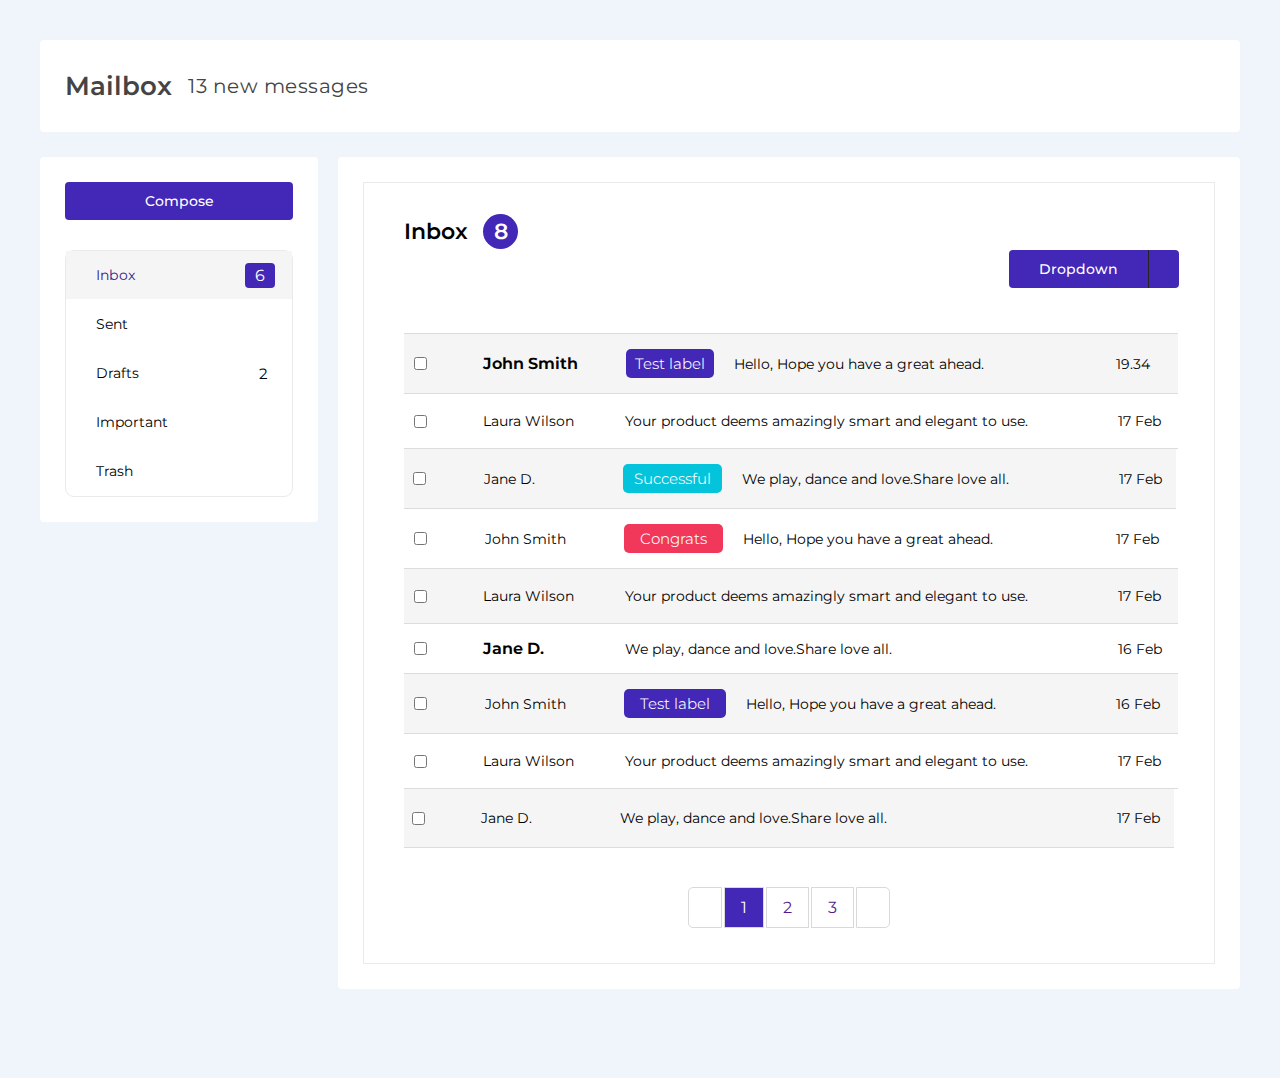
<file: devmix/index.html>
<!DOCTYPE html>
<html lang="en">
  <head>
    <meta charset="UTF-8" />
    <meta http-equiv="X-UA-Compatible" content="IE=edge" />
    <meta name="viewport" content="width=device-width, initial-scale=1.0" />
    <title>Devmix</title>
    <link rel="stylesheet" href="style.css" />

    <link
      rel="stylesheet"
      href="https://cdnjs.cloudflare.com/ajax/libs/font-awesome/6.4.0/css/all.min.css"
      integrity="sha512-iecdLmaskl7CVkqkXNQ/ZH/XLlvWZOJyj7Yy7tcenmpD1ypASozpmT/E0iPtmFIB46ZmdtAc9eNBvH0H/ZpiBw=="
      crossorigin="anonymous"
      referrerpolicy="no-referrer"
    />
    <!-- <link rel="preconnect" href="https://fonts.googleapis.com" /> -->
    <!-- <link rel="preconnect" href="https://fonts.gstatic.com" crossorigin /> -->
    <!-- <link
      href="https://fonts.googleapis.com/css2?family=Montserrat&display=swap"
      rel="stylesheet"
    /> -->

    <link rel="preconnect" href="https://fonts.googleapis.com" />
    <link rel="preconnect" href="https://fonts.gstatic.com" crossorigin />
    <link
      href="https://fonts.googleapis.com/css2?family=Montserrat:wght@100;200;300;400;500;600;700;800;900&display=swap"
      rel="stylesheet"
    />
  </head>
  <body>
    <div class="container">
      <div class="headbox">
        <div class="mailbox"><p>Mailbox</p></div>
        <div class="mailbox1"><p>13 new messages</p></div>
      </div>
      <div class="bottombox">
        <div class="menu">
          <div class="compose"><p>Compose</p></div>
          <div class="mail-table">
            <ul>
              <li class="lis1">
                <i id="icon-inbox" class="fa-solid fa-inbox"></i>
                <p class="icon1">Inbox</p>
                <div class="six"><h5>6</h5></div>
              </li>
              <li>
                <i class="fa-regular fa-paper-plane"></i>
                <p class="icon">Sent</p>
              </li>
              <li>
                <i class="fa-solid fa-pen-ruler"></i>
                <p class="icon">Drafts</p>
                <div class="two"><h5>2</h5></div>
              </li>
              <li>
                <i class="fa-regular fa-star"></i>
                <p class="icon">Important</p>
              </li>
              <li>
                <i class="fa-regular fa-trash-can"></i>
                <p class="icon">Trash</p>
              </li>
            </ul>
          </div>
        </div>

        <div class="right-box">
          <div class="edge">
            <div class="main-box">
              <div class="inbox">
                <p>Inbox</p>
                <div class="num">8</div>
              </div>
              <div class="dropdown">
                <p>Dropdown</p>
                <div class="dd">
                  <i class="fa-solid fa-angle-down"></i>
                </div>
              </div>

              <div class="condent">
                <input type="checkbox" class="check" />
                <i
                  class="fa-regular fa-star fa-sm"
                  style="color: #080808"
                  id="star1"
                ></i>
                <p>John Smith</p>
                <div class="lab">
                  <p>Test label</p>
                </div>
                <h6>Hello, Hope you have a great ahead.</h6>
                <h5>19.34</h5>
              </div>

              <div class="condent1 c">
                <input type="checkbox" class="check" />
                <!-- <i class="fa-regular fa-star fa-sm" style="color: #080808;" id="star1"></i> -->
                <i
                  class="fa-solid fa-star fa-sm"
                  style="color: #f4ee4e"
                  id="star1"
                ></i>
                <p>Laura Wilson</p>

                <h6>Your product deems amazingly smart and elegant to use.</h6>
                <h5>17 Feb</h5>
              </div>

              <div class="condent2">
                <input type="checkbox" class="check" />
                <i
                  class="fa-regular fa-star fa-sm"
                  style="color: #080808"
                  id="star1"
                ></i>
                <p
                  style="
                    padding-left: 10px;
                    margin-right: 48px;
                    margin-left: 0px;
                  "
                >
                  Jane D.
                </p>
                <div class="lab" id="Successful">
                  <p>Successful</p>
                </div>
                <h6>We play, dance and love.Share love all.</h6>
                <h5>17 Feb</h5>
              </div>

              <div class="condent3 c">
                <input type="checkbox" class="check" />
                <i
                  class="fa-regular fa-star fa-sm"
                  style="color: #080808"
                  id="star1"
                ></i>
                <p
                  style="
                    padding-left: 10px;
                    margin-right: 18px;
                    margin-left: 0px;
                  "
                >
                  John Smith
                </p>
                <div class="lab" id="cong">
                  <p>Congrats</p>
                </div>
                <h6>Hello, Hope you have a great ahead.</h6>
                <h5>17 Feb</h5>
              </div>

              <div class="condent4">
                <input type="checkbox" class="check" />
                <!-- <i class="fa-regular fa-star fa-sm" style="color: #080808;" id="star1"></i> -->
                <i
                  class="fa-solid fa-star fa-sm"
                  style="color: #f4ee4e"
                  id="star1"
                ></i>
                <p>Laura Wilson</p>

                <h6>Your product deems amazingly smart and elegant to use.</h6>
                <h5>17 Feb</h5>
              </div>

              <div class="condent5 c">
                <input type="checkbox" class="check" />
                <i
                  class="fa-regular fa-star fa-sm"
                  style="color: #080808"
                  id="star1"
                ></i>
                <p>Jane D.</p>
                <h6>We play, dance and love.Share love all.</h6>
                <h5>16 Feb</h5>
              </div>

              <div class="condent6">
                <input type="checkbox" class="check" />
                <i
                  class="fa-regular fa-star fa-sm"
                  style="color: #080808"
                  id="star1"
                ></i>
                <p
                  style="
                    padding-left: 10px;
                    margin-right: 18px;
                    margin-left: 0px;
                  "
                >
                  John Smith
                </p>
                <div class="lab">
                  <p>Test label</p>
                </div>
                <h6>Hello, Hope you have a great ahead.</h6>
                <h5>16 Feb</h5>
              </div>

              <div class="condent1 c">
                <input type="checkbox" class="check" />
                <!-- <i class="fa-regular fa-star fa-sm" style="color: #080808;" id="star1"></i> -->
                <i
                  class="fa-solid fa-star fa-sm"
                  style="color: #f4ee4e"
                  id="star1"
                ></i>
                <p>Laura Wilson</p>

                <h6>Your product deems amazingly smart and elegant to use.</h6>
                <h5>17 Feb</h5>
              </div>

              <div class="condent7">
                <input type="checkbox" class="check" />
                <i
                  class="fa-regular fa-star fa-sm"
                  style="color: #080808"
                  id="star1"
                ></i>
                <p>Jane D.</p>
                <h6>We play, dance and love.Share love all.</h6>
                <h5>17 Feb</h5>
              </div>

              <div class="pagination">
                <div class="box5 b1">
                  <a href=""><i class="fa-solid fa-less-than"></i></a>
                </div>
                <div class="box5 b2 active" id="active"><a href="">1</a></div>
                <div class="box5 b3"><a href="">2</a></div>
                <div class="box5 b4"><a href="">3</a></div>
                <div class="box5 b5">
                  <a href=""><i class="fa-solid fa-greater-than"></i></a>
                </div>
              </div>
            </div>
          </div>
        </div>
      </div>
    </div>
  </body>
</html>
</file>
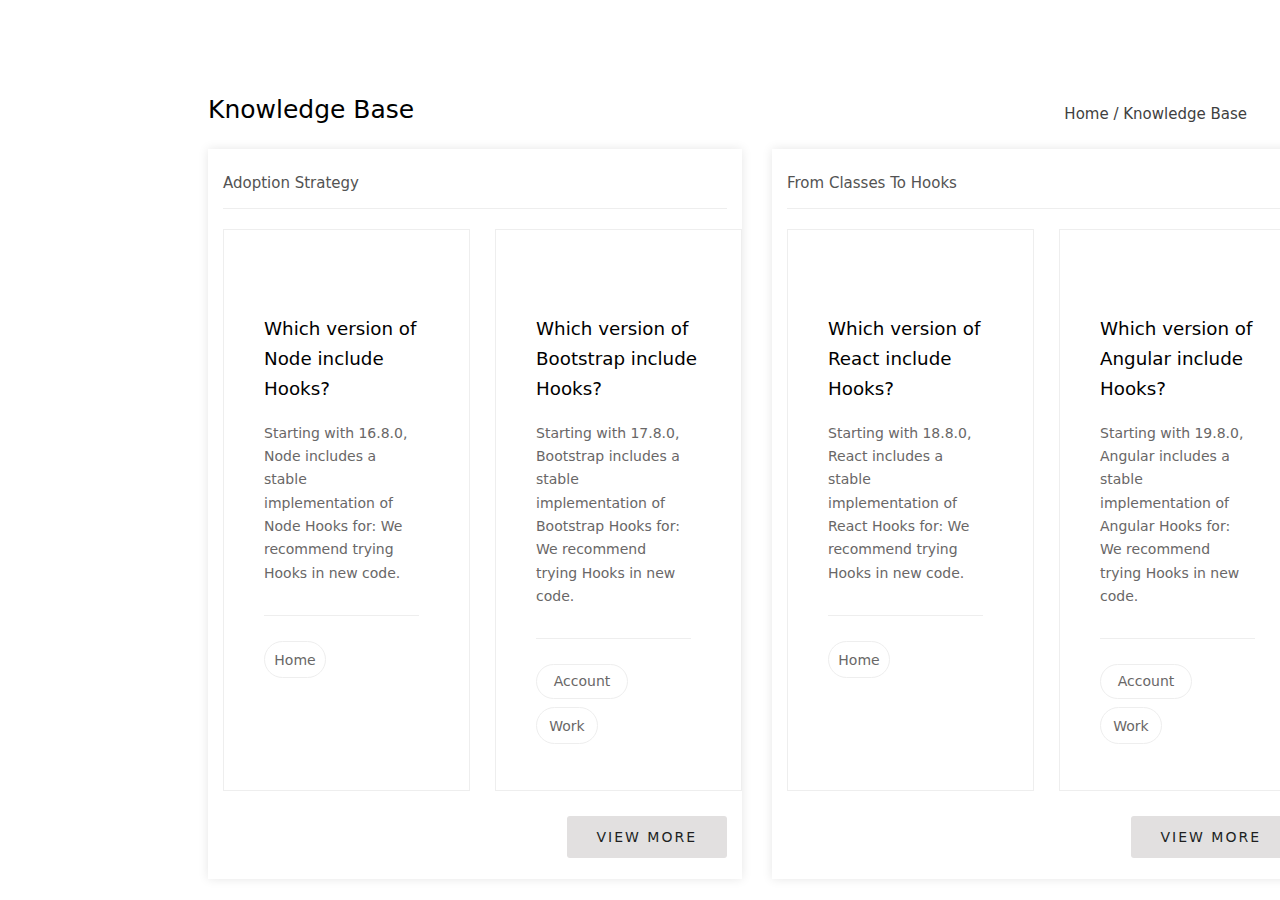
<file: Hooks/index.html>
<!DOCTYPE html>
<html lang="en">

<head>
    <meta charset="UTF-8">
    <meta http-equiv="X-UA-Compatible" content="IE=edge">
    <meta name="viewport" content="width=device-width, initial-scale=1.0">
    <link rel="stylesheet" href="style.css" />
    <link rel="stylesheet" href="https://cdnjs.cloudflare.com/ajax/libs/font-awesome/6.4.0/css/all.min.css"
        integrity="sha512-iecdLmaskl7CVkqkXNQ/ZH/XLlvWZOJyj7Yy7tcenmpD1ypASozpmT/E0iPtmFIB46ZmdtAc9eNBvH0H/ZpiBw=="
        crossorigin="anonymous" referrerpolicy="no-referrer" />
    <title>Hooks</title>
</head>
<body>
<header>
    <div class="header-left">
        <p> Knowledge Base</p>
    </div>
    <div class="header-right">
        <p> Home / Knowledge Base</p>
    </div>
</header>
<div class="content">
    <div class="Box">
        <h4 class="box-heading"> Adoption Strategy</h4>
        <div class="main">
            <div class="box1 ic">
                <i class="fa-brands fa-node" style="color: rgb(38, 148, 38);"></i>
                <div class="head1">
                    <p> Which version of <br>Node include <br>Hooks?</p>
                </div>
                <div class="line1">
                    <p> Starting with 16.8.0, Node includes a stable implementation of Node Hooks for: We recommend
                        trying Hooks in new code.</p>
                </div>
                <div class="btn"> Home</div>
            </div>
            <div class="box2 ic">
                <i class="fa-brands fa-bootstrap" style="color: rgb(57, 57, 182);"></i>
                <div class="head1">
                    <p> Which version of <br>Bootstrap include <br>Hooks?</p>
                </div>
                <div class="line1">
                    <p> Starting with 17.8.0, Bootstrap includes a stable implementation of Bootstrap Hooks for: We
                        recommend
                        trying Hooks in new code.</p>
                </div>
                <div class="btn1"> Account</div>
                <div class="btn"> Work</div>
            </div>
        </div>
        <div class="view">
            <div class="viewname" id="viewname1">
                <p>VIEW MORE</p>
                <span id="arrow"><i  class="fa-solid fa-arrow-right"></i></span>
            </div>
        </div>
        <!-- <div class="click"> -->
            <!-- <div class="click1"> 
                <p> VIEW MORE</p> <i class="fa-solid fa-right-long"
                style="color: rgb(34, 33, 33); font-size: 15px;margin-left: -80px; margin-top: -37px;"></i>
            </div>
        </div> -->
    </div>
    <div class="Table">
        <h4 class="table-heading"> From Classes To Hooks</h4>
        <div class="main2">
            <div class="Table1 ic">
                <i class="fa-brands fa-react" style="color: skyblue;"></i>
                <div class="head1">
                    <p> Which version of <br>React include <br>Hooks?</p>
                </div>
                <div class="line1">
                    <p> Starting with 18.8.0, React includes a stable implementation of React Hooks for: We recommend
                        trying Hooks in new code.</p>
                </div>
                <div class="btn"> Home</div>
            </div>
            <div class="Table2 ic">
                <i class="fa-brands fa-angular" style="color: rgb(172, 20, 20);"></i>
                <div class="head1">
                    <p> Which version of <br>Angular include <br>Hooks?</p>
                </div>
                <div class="line1">
                    <p> Starting with 19.8.0, Angular includes a stable implementation of Angular Hooks for: We
                        recommend
                        trying Hooks in new code.</p>
                </div>
                <div class="btn1"> Account</div>
                <div class="btn"> Work</div>
            </div>
        </div>

        <div class="view1">
            <div class="viewname1" id="viewname2">
                <p>VIEW MORE</p>
                <span id="arrow"><i  class="fa-solid fa-arrow-right"></i></span>
            </div>
        </div>
            <!-- <div class="btn-click">
                <div class="btn-click1"> 
                    <p> VIEW MORE</p> <i class="fa-solid fa-right-long"
                    style="color: rgb(34, 33, 33); font-size: 15px;margin-left: -80px; margin-top: -37px;"></i>
                </div>
            </div> -->
    </div>
  </div>
</body>

</html>
</file>
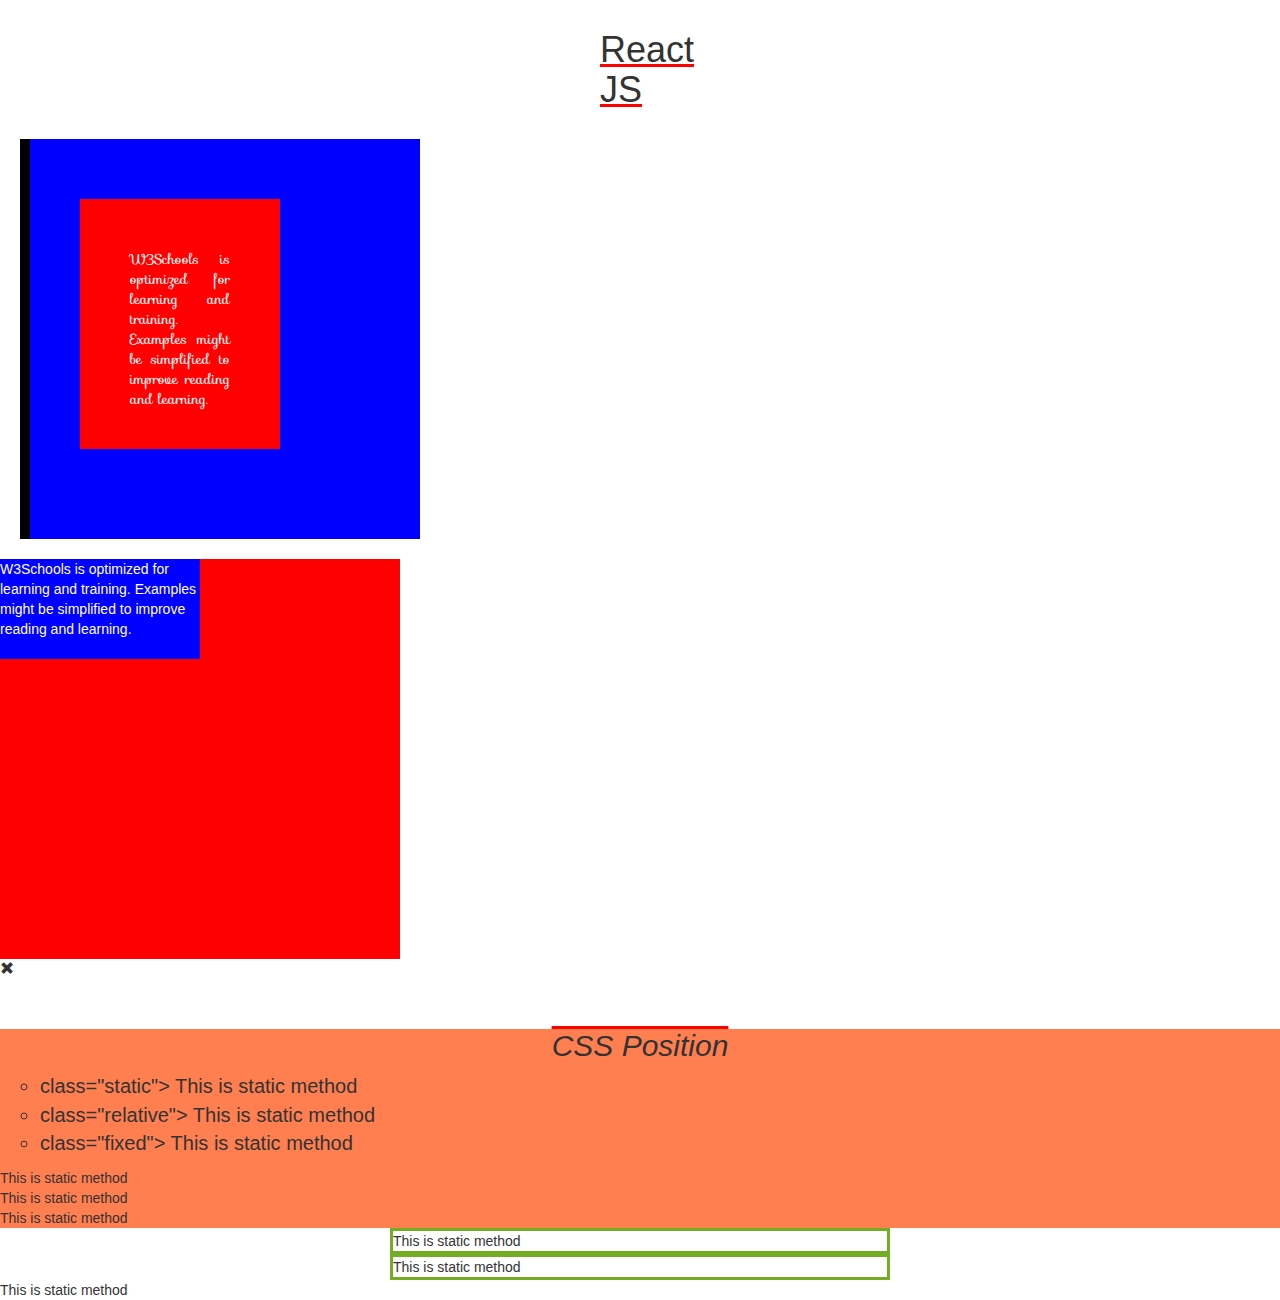
<file: js/index.html>
<!DOCTYPE html>
<html lang="en">
  <head>
    <meta charset="UTF-8" />
    <meta http-equiv="X-UA-Compatible" content="IE=edge" />
    <meta name="viewport" content="width=device-width, initial-scale=1.0" />
    <title>Project</title>
    <link rel="stylesheet" href="style.css"/>
    <link rel="stylesheet" href="https://fonts.googleapis.com/css?family=Sofia">
    <link rel="stylesheet" href="https://maxcdn.bootstrapcdn.com/bootstrap/3.3.7/css/bootstrap.min.css">
  </head>
  <body>
    <h1>React JS</h1>
    <script src="index.js"></script>

    <!-- <div class="main"> -->
    <div class="box">
      <div class="para">
        <p>
          W3Schools is optimized for learning and training. Examples might be
          simplified to improve reading and learning.
        </p>
      </div>
    </div>
    <div class="box1">
      <div class="para1">
        <p>
          W3Schools is optimized for learning and training. Examples might be
          simplified to improve reading and learning.
        </p>
      </div>
    </div>
    <!-- </div> -->
    <i class="glyphicon glyphicon-remove"></i>
    <div style="margin-top: 50px;" class="links">
<h2>CSS Position</h1>
  <ul>
    <li>  class="static"> This is static method</li>
    <li>  class="relative"> This is static method</li>
    <li>  class="fixed"> This is static method</li></ul>
  <div class="relative"> This is static method</div>
  <div class="absolute"> This is static method</div>
  <div class="sticky"> This is static method</div>
    </div>
    <div class="ex1"> This is static method</div>
    <div class="ex2"> This is static method</div>
    <div class="fixed"> This is static method</div>
  </body>
</html>
</file>
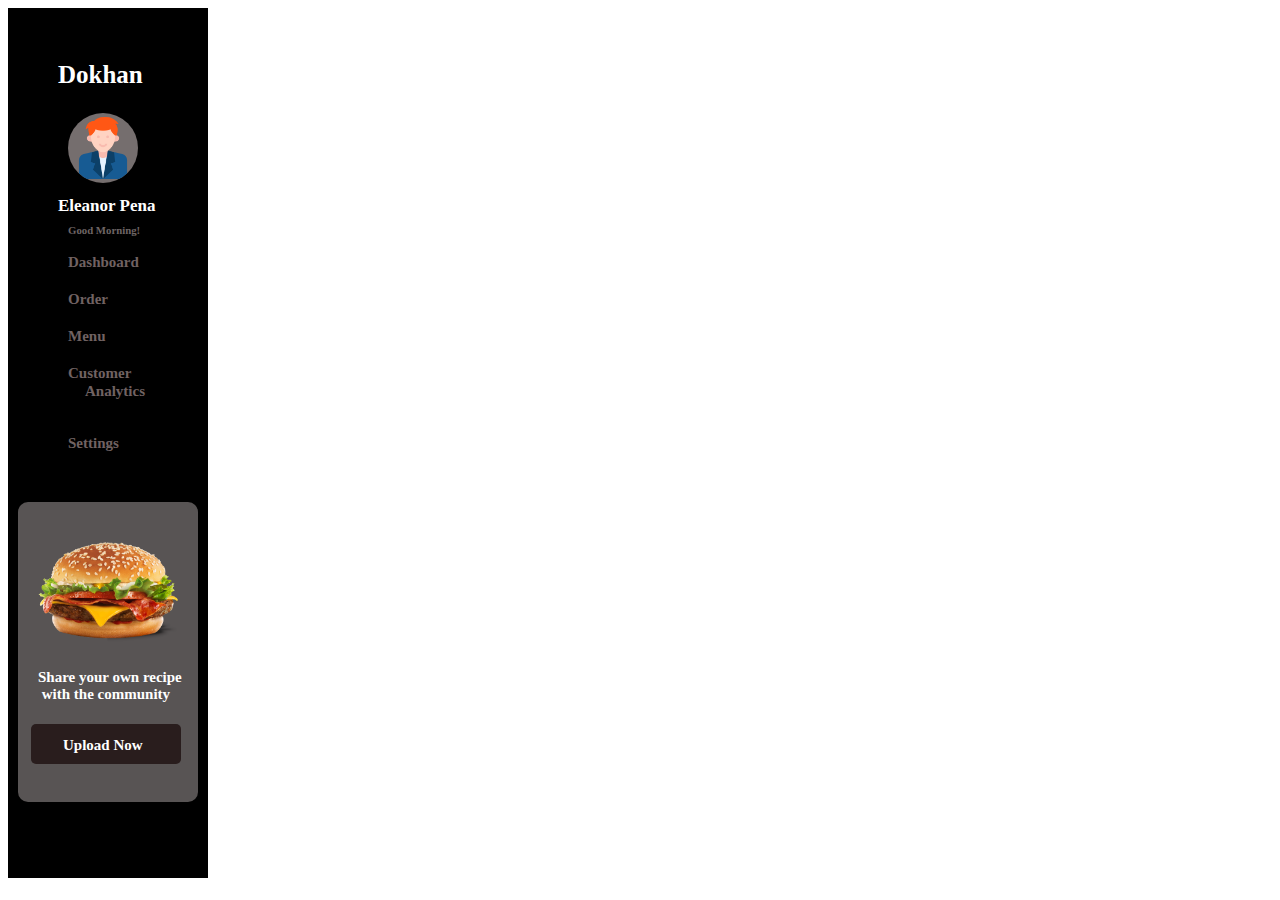
<file: js/dokhan.html>
<!DOCTYPE html>
<html lang="en">

<head>
    <meta charset="UTF-8">
    <meta http-equiv="X-UA-Compatible" content="IE=edge">
    <meta name="viewport" content="width=device-width, initial-scale=1.0">
    <link rel="stylesheet" href="dokhan.css" />
    <link rel="stylesheet" href="https://cdnjs.cloudflare.com/ajax/libs/font-awesome/6.4.0/css/all.min.css"
        integrity="sha512-iecdLmaskl7CVkqkXNQ/ZH/XLlvWZOJyj7Yy7tcenmpD1ypASozpmT/E0iPtmFIB46ZmdtAc9eNBvH0H/ZpiBw=="
        crossorigin="anonymous" referrerpolicy="no-referrer" />
    <title> Dokhan</title>
</head>

<body>
    <div class="header1">
        <div class="name">
            <h4> Dokhan</h4>
            <div class="pro"> <img src="profile.png" alt="akash"></div>
            <!-- <img src="profile.png" alt="akash"> -->
            <div class="subName">
                <h4> Eleanor Pena</h4>
            </div>
            <div class="gm">
                <h5> Good Morning!</h5>
            </div>

            <div class="dash">
                <div class="dash1"> <i class="fa-solid fa-table-columns"></i></div>
                <div class="dash2"> Dashboard</div>
                <!-- <div class="dash3"> <i class="fa-solid fa-arrow-down"></i></div> -->
            </div>

            <div class="order">
                <div class="order1"> <i class="fa-solid fa-bell"></i></div>
                <div class="order2"> Order</div>
                <div class="order3"> <i class="fa-solid fa-chevron-down"></i></div>
            </div>

            <div class="menu">
                <div class="menu1"> <i class="fa-solid fa-bars"></i></div>
                <div class="menu2"> Menu</div>
                <div class="menu3"> <i class="fa-solid fa-chevron-down"></i></div>
            </div>

            <div class="cust">
                <div class="cust1"> <i class="fa-regular fa-user"></i></div>
                <div class="cust2"> Customer</div>
                <div class="cust3"> <i class="fa-solid fa-chevron-down"></i></div>
            </div>

            <div class="anal">
                <div class="anal1"> <i class="fa-solid fa-chart-simple"></i>
                    <p> Analytics</p>
                </div>
                <!-- <div class="anal2"> <p>Analytics</p></div> -->
                <!-- <div class="cust3"> <i class="fa-solid fa-chevron-down"></i></div> -->
            </div>

            <div class="set">
                <div class="set1"> <i class="fa-solid fa-gear"></i></div>
                <div class="set2"> Settings</div>
                <!-- <div class="cust3"> <i class="fa-solid fa-chevron-down"></i></div> -->
            </div>

            <div class="box">
                <div class="bug"> <img src="62.png" alt="man"></div>
                <p class="bug1"> Share your own recipe <br>
                &nbsp;with the community
                </p>
                <div class="btn">
                    <p> Upload Now</p>
                </div>
            </div>
        </div>
</body>

</html>
</file>
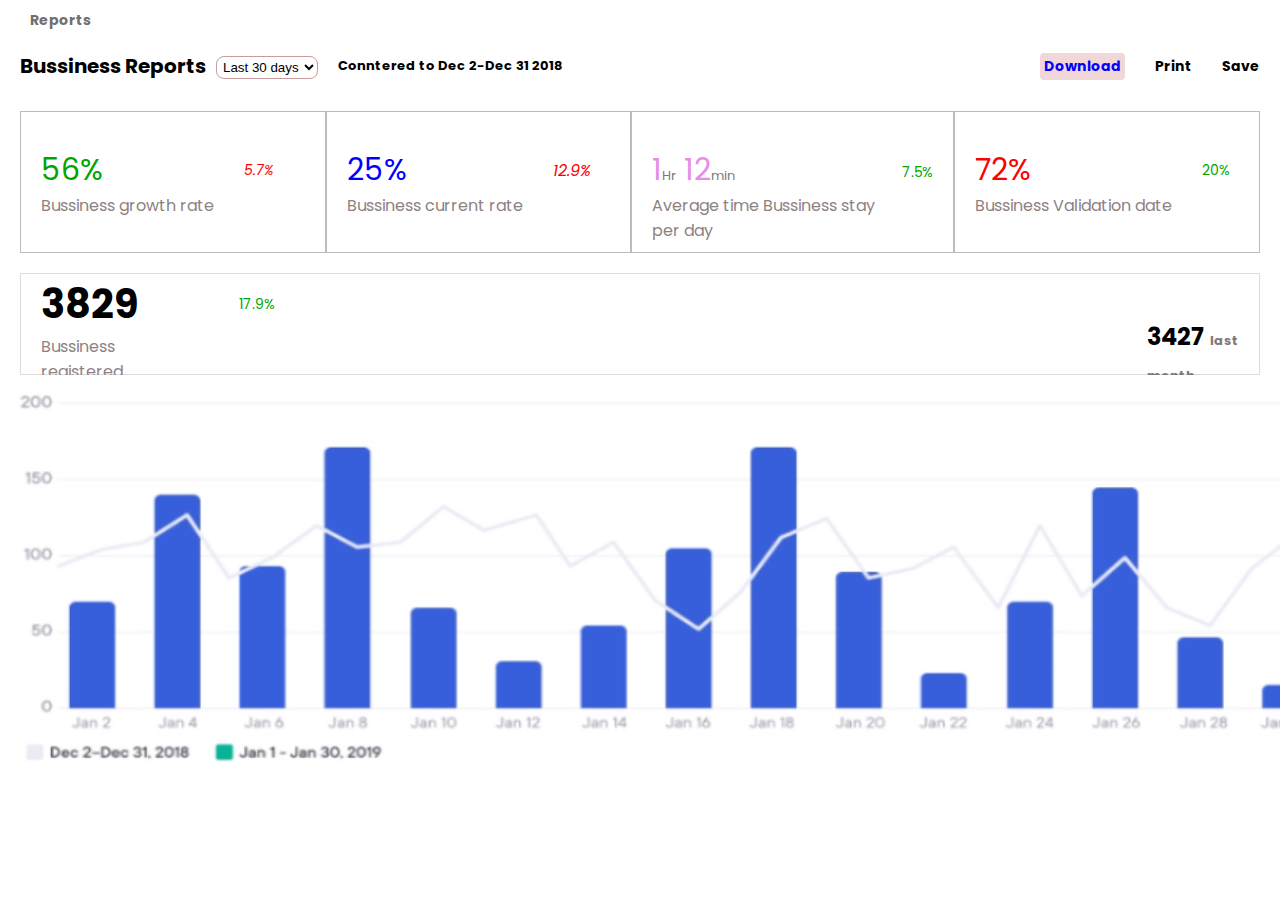
<file: js/home.html>
<!DOCTYPE html>
<html lang="en">
  <head>
    <meta charset="UTF-8" />
    <meta http-equiv="X-UA-Compatible" content="IE=edge" />
    <meta name="viewport" content="width=device-width, initial-scale=1.0" />
    <link rel="stylesheet" href="home.css" />
    <!-- <link rel="stylesheet" href="https://maxcdn.bootstrapcdn.com/bootstrap/3.3.7/css/bootstrap.min.css">
    <svg xmlns="http://www.w3.org/2000/svg" width="16" height="16" fill="currentColor" class="bi bi-arrow-left" viewBox="0 0 16 16">
      <path fill-rule="evenodd" d="M15 8a.5.5 0 0 0-.5-.5H2.707l3.147-3.146a.5.5 0 1 0-.708-.708l-4 4a.5.5 0 0 0 0 .708l4 4a.5.5 0 0 0 .708-.708L2.707 8.5H14.5A.5.5 0 0 0 15 8z"/>
    </svg> -->
    <!-- <link
      rel="stylesheet"
      href="https://fonts.googleapis.com/css2?family=Material+Symbols+Outlined:opsz,wght,FILL,GRAD@20..48,100..700,0..1,-50..200"
    /> -->
    <link
      rel="stylesheet"
      href="https://cdnjs.cloudflare.com/ajax/libs/font-awesome/6.4.0/css/all.min.css"
      integrity="sha512-iecdLmaskl7CVkqkXNQ/ZH/XLlvWZOJyj7Yy7tcenmpD1ypASozpmT/E0iPtmFIB46ZmdtAc9eNBvH0H/ZpiBw=="
      crossorigin="anonymous"
      referrerpolicy="no-referrer"
    />
    <title>Bussiness</title>
  </head>
  <body>
    <div class="NavBar">
      <div class="Arrow"><i class="fa-solid fa-arrow-left"></i></div>
      <div class="Report"><h5>Reports</h5></div>
    </div>

    <div class="Header">
      <div class="HeaderLeft">
        <div class="HeaderLeft1"><h4>Bussiness Reports</h4></div>
        <div class="HeaderLeft2">
          <!-- <div class="ArrowName"> Last 30 days</div>
          <div class="ArrowDown"><i class="fa-solid fa-angle-down"></i></div> -->
          <select id="ArrowName">
            <option value="ArrowName">Last 30 days</option>
          </select>
        </div>
        <div class="HeaderLeft3"><h4>Conntered to Dec 2-Dec 31 2018</h4></div>
      </div>
      <div class="HeaderRight">
        <div class="Download">
          <div class="Download1">
            <i class="fa-solid fa-arrow-down"> </i> Download
          </div>
          <!-- <div class="Download2">Download</div> -->
        </div>
        <div class="Print">
          <div class="Print1"><i class="fa-solid fa-print"> </i> Print</div>
          <!-- <div class="Print2">Print</div> -->
        </div>
        <div class="Save">
          <div class="Save1"><i class="fa-solid fa-floppy-disk"> </i> Save</div>
          <!-- <div class="Save2">Save</i> -->
        </div>
      </div>
    </div>

    <div class="Box">
      <div class="Box1 box1">
        <div class="Percentage">
          <div class="Percentage3">56%</div>
          <div class="Percentage2">Bussiness growth rate</div>
        </div>
        <div class="Percentage1">
          <i class="fa-solid fa-arrow-down"> 5.7%</i>
        </div>
      </div>
      <div class="Box2 box1">
        <div class="Icon">
          <div class="Icon3">25%</div>
          <div class="Icon2">Bussiness current rate</div>
        </div>
        <div class="Icon1"><i class="fa-solid fa-arrow-down"> 12.9%</i></div>
      </div>

      <div class="Box3 box1">
        <div class="value">
            <div class="value3">1<span>Hr</span> 12<span>min</span></div>
          <div class="value2">Average time Bussiness stay per day</div>
        </div>
        <div class="value1"><i class="fa-solid fa-arrow-up"></i>7.5%</div>
      </div>
      <div class="Box4 box1">
        <div class="Valudate">
          <div class="Valudate3">72%</div>
          <div class="Valudate2">Bussiness Validation date</div>
        </div>
        <div class="Valudate1"><i class="fa-solid fa-arrow-up"></i> 20%</div>
      </div>
    </div>

    <div class="Box11">
      <div class="Register">
        <div class="Register3">3829</div>
        
        <div class="Register1"><i class="fa-solid fa-arrow-up"></i> 17.9%</div>
      </div>
      <div class="month1">
        <div class="Register2">Bussiness registered</div>
      <div class="month"> 3427 <span> last month</span></div>
      </div>
    </div>
      
    <img src="./business2.png" width="1350"  height="400">
    </div>

    <!-- <div class="Anbu">
      <div class="anbubox anbubox1">
        <div class="val1">
          <div class="val3"><h3>56%</h3></div>
          <div class="val4"><i class="fa-solid fa-arrow-down"> 5.7%</i></div>
        </div>
        <div class="val2">Bussiness growth rate</div>
      </div>
      <div class="anbubox anbubox2">
        <div class="val1">
          <div class="val3"></div>
          <div class="val4"></div>
        </div>
        <div class="val2"></div>
      </div>
      <div class="anbubox anbubox3"><div class="val1">
        <div class="val3"></div>
        <div class="val4"></div>
      </div>
      <div class="val2"></div></div>
      <div class="anbubox anbubox4"><div class="val1">
        <div class="val3"></div>
        <div class="val4"></div>
      </div>
      <div class="val2"></div></div>
    </div>
     -->
  </body>
</html>
</file>
<file: devmix/style.css>
* {
  margin: 0;
  padding: 0;
  border: 0;
  outline: 0;
  background-color: transparent;
}
body {
  background-color: #f0f4fb;
  font-family: "Montserrat", sans-serif;
}
.container {
  margin: 40px 40px;
}
.headbox {
  border: none;
  border-radius: 4px;
  background-color: #fff;
  padding: 30px 25px;
  display: flex;
  align-items: center;
}
.mailbox {
  color: #444;
  font-weight: 600;
  font-size: 26px;
}
.mailbox1 {
  margin-left: 1rem;
  font-size: 20px;
  color: #444;
  font-weight: 400;
  letter-spacing: 0.5px;
}
.bottombox {
  display: flex;
  justify-content: space-between;
}
.menu {
  border: none;
  border-radius: 4px;
  background-color: #fff;
  margin: 25px 0;
  width: 19%;
  padding: 25px;
  height: fit-content;
}

.compose p {
  padding: 10px 0;
  background-color: #4327b7;
  border-color: #4327b7;
  border: none;
  color: white;
  text-align: center;
  cursor: pointer;
  font-size: 14px;
  font-weight: 500;
  border-radius: 4px;
}
.compose :hover {
  background-color: #341e8d;
}
.mail-table {
  margin: 30px 0 0;
  border: 1px solid #eaeaea;
  border-radius: 9px;
  cursor: pointer;
}
ul li {
  font-size: 14px;
  display: flex;
  align-items: center;
  padding: 10px 15px;
}
ul :hover {
  background-color: #f5f5f5;
  color: #341e8d;
}
li {
  margin-bottom: 1px;
}
.icon {
  padding: 5px 15px;
  font-weight: 400;
}
.icon1 {
  padding: 5px 15px;
  font-weight: 405;
}
#icon-inbox {
  font-size: 13px;
}
.six h5 {
  background-color: #4327b7;
  border-color: #4327b7;
  padding: 3px 10px;
  font-weight: 400;
  font-size: 16px;
  color: #fff;
  border-radius: 4px;
  margin: 0 0 0 95px;
}
.two h5 {
  margin: 0 0 0 105px;
  font-size: 15px;
  font-weight: 400;
}
.six :hover {
  background-color: #341e8d;
}
.lis1 {
  background-color: #f5f5f5;
  color: #341e8d;
}
.right-box {
  border: none;
  border-radius: 4px;
  background-color: #fff;
  margin: 25px 0;
  width: 71%;
  padding: 25px;
  height: fit-content;
}
.edge {
  border: 1px solid #eaeaea;
  cursor: pointer;
  padding: 25px;
}
.inbox {
  display: flex;
  padding: 10px 0;
  font-size: 22px;
  font-weight: 600;
}
.num {
  background-color: #4327b7;
  border-color: #4327b7;
  color: #fff;
  border-radius: 50%;
  width: 35px;
  height: 35px;
  display: flex;
  justify-content: center;
  margin: -4px 15px;
  align-items: center;
}
.main-box {
  padding: 0 15px;
}
.dropdown {
  display: flex;
  margin: -5px;
  justify-content: flex-end;
}
.dropdown p {
  background-color: #4327b7;
  border-color: #4327b7;
  border: none;
  color: white;
  text-align: center;
  cursor: pointer;
  font-size: 14px;
  font-weight: 500;
  border-top-left-radius: 4px;
  border-bottom-left-radius: 4px;
  padding: 10px 30px;
}
.dd {
  background-color: #4327b7;
  border-top-right-radius: 4px;
  border-bottom-right-radius: 4px;
  border-left: 1px solid rgb(36, 36, 36);
  text-align: center;
  padding: 10px 15px;
  color: rgb(230, 217, 217);
}
.dd :hover {
  background-color: #341e8d;
}
.dropdown :hover {
  background-color: #341e8d;
}
.condent {
  margin: 50px 0 0 0;
  display: flex;
  padding: 15px 2px;
  border-top: 1px solid #dddcdc;
  border-bottom: 1px solid #dddcdc;
  background-color: #f5f5f5;
  align-items: center;
  width: 100%;
}
.condent .lab p {
  color: white;
}
.check {
  margin: 0 8px;
}
#star1 {
  margin: 0 20px;
}
.condent p {
  font-size: 16px;
  font-weight: 650;
  margin: 0 8px;
}
.lab {
  margin: 0 40px;
  background-color: #4327b7;
  border-radius: 5px;
  padding: 5px 1px;
}
.lab p {
  font-weight: 350;
  font-size: 15px;
}
.condent h6 {
  margin: 0 -20px;
  font-size: 14px;
  font-weight: 400;
}
.condent h5 {
  font-size: 14px;
  font-weight: 400;
  margin-left: 152px;
}
.condent1 {
  display: flex;
  padding: 18px 2px;
  border-bottom: 1px solid #dddcdc;
  align-items: center;
  width: 100%;
}
.condent1 .lab p {
  color: white;
}
.check {
  margin: 0 8px;
}
.condent1 p {
  font-size: 14px;
  font-weight: 400;
  margin: 0 8px;
}
.condent1 h6 {
  font-size: 14px;
  font-weight: 400;
  margin-left: 43px;
}
.condent1 h5 {
  font-size: 14px;
  font-weight: 400;
  margin-left: 90px;
}
input {
  accent-color: #341e8d;
}
.condent2 {
  display: flex;
  padding: 15px 1px;
  border-bottom: 1px solid #dddcdc;
  background-color: #f5f5f5;
  align-items: center;
  width: 100%;
}
.c:hover {
  background-color: rgb(231, 231, 231);
}
.condent2 .lab p {
  color: white;
  margin: 0 10px;
}
.check {
  margin: 0 8px;
}
.condent2 p {
  font-size: 14px;
  font-weight: 400;
  margin: 0 40px;
}
.condent2 h6 {
  margin: 0 -20px;
  font-size: 14px;
  font-weight: 400;
}
.condent2 h5 {
  font-size: 14px;
  font-weight: 400;
  margin-left: 130px;
}
.condent3 {
  display: flex;
  padding: 15px 2px;
  border-bottom: 1px solid #dddcdc;
  align-items: center;
  width: 100%;
}
.condent3 .lab p {
  color: white;
}
.check {
  margin: 0 8px;
}
#star1 {
  margin: 0 20px;
}
.condent3 p {
  font-size: 14px;
  font-weight: 400;
  margin: 0 15px;
}
.lab {
  margin: 0 40px;
  background-color: #04c4dc;
  border-radius: 5px;
  padding: 5px 1px;
}
.lab p {
  font-weight: 350;
  font-size: 15px;
}
.condent3 h6 {
  margin: 0 -20px;
  font-size: 14px;
  font-weight: 400;
}
.condent3 h5 {
  font-size: 14px;
  font-weight: 400;
  margin-left: 143px;
}
.condent4 {
  display: flex;
  padding: 18px 2px;
  border-bottom: 1px solid #dddcdc;
  background-color: #f5f5f5;
  align-items: center;
  width: 100%;
}
.condent4 .lab p {
  color: white;
}
.check {
  margin: 0 8px;
}
#star1 {
  margin: 0 20px;
}
.condent4 p {
  font-size: 14px;
  font-weight: 400;
  margin: 0 8px;
}
.condent4 h6 {
  font-size: 14px;
  font-weight: 400;
  margin-left: 43px;
}
.condent4 h5 {
  font-size: 14px;
  font-weight: 400;
  margin-left: 90px;
}
.condent5 {
  display: flex;
  padding: 15px 2px;
  border-bottom: 1px solid #dddcdc;
  align-items: center;
  width: 100%;
}
.condent5 .lab p {
  color: white;
}
.check {
  margin: 0 8px;
}
#star1 {
  margin: 0 20px;
}
.condent5 p {
  font-size: 16px;
  font-weight: 650;
  margin: 0 8px;
}
.condent5 h6 {
  margin: 0 73px;
  font-size: 14px;
  font-weight: 400;
}
.condent5 h5 {
  font-size: 14px;
  font-weight: 400;
  margin-left: 153px;
}
.condent6 {
  display: flex;
  padding: 15px 2px;
  border-bottom: 1px solid #dddcdc;
  background-color: #f5f5f5;
  align-items: center;
  width: 100%;
}
.condent6 .lab p {
  color: white;
}
.check {
  margin: 0 8px;
}
#star1 {
  margin: 0 20px;
}
.condent6 p {
  font-size: 14px;
  font-weight: 400;
  margin: 0 15px;
}
.lab {
  margin: 0 40px;
  background-color: #4327b7;
  border-radius: 5px;
  padding: 5px 1px;
}
.lab p {
  font-weight: 350;
  font-size: 15px;
}
.condent6 h6 {
  margin: 0 -20px;
  font-size: 14px;
  font-weight: 400;
}
.condent6 h5 {
  font-size: 14px;
  font-weight: 400;
  margin-left: 140px;
}
.condent7 {
  display: flex;
  padding: 20px 0;
  border-bottom: 1px solid #dddcdc;
  background-color: #f5f5f5;
  align-items: center;
  width: 100%;
}
.condent7 .lab p {
  color: white;
}
.check {
  margin: 0 8px;
}
#star1 {
  margin: 0 20px;
}
.condent7 p {
  font-size: 14px;
  font-weight: 400;
  margin: 0 8px;
}
.condent7 h6 {
  margin: 0 80px;
  font-size: 14px;
  font-weight: 400;
}
.condent7 h5 {
  font-size: 14px;
  font-weight: 400;
  margin-left: 150px;
}
.pagination {
  width: 205px;
  display: flex;
  justify-content: space-evenly;
  margin: 140px auto -50px auto;
}
.b1 a {
  border-top-left-radius: 5px;
  border-bottom-left-radius: 5px;
}
.b5 a {
  border-top-right-radius: 5px;
  border-bottom-right-radius: 5px;
}
.box5 {
  margin: -90px 0;
}
.active a {
  background-color: #4327b7;
  color: white;
}
.pagination a {
  border: 1px solid rgb(218, 216, 216);
  padding: 10px 16px;
  text-decoration: none;
  transition: all 0.3s ease;
}
#active a:hover {
  background-color: #4327b7;
}
.pagination .box5 a:hover {
  background-color: #e4e4e4;
}
#cong {
  background-color: #f2385a;
}
#Successful {
  background-color: #04c4dc;
}
</file>
<file: Hooks/style.css>
/* *{
    margin: 0%;
    padding: 0%;
} */
body {
    font-family: system-ui, sans-serif;
    /* background-color: black; */
}

header {
    display: flex;
    justify-content: space-between;
    margin-top: 70px;
}

.header-left {
    margin-left: 200px;
    font-size: 25px;
    font-weight: 400;           
}

.header-right {
    margin-right: 25px;
    font-weight: 300;
    font-size: 15px;
    /* margin-top: px; */
}

.header-right p {
    color: rgb(63, 63, 63);
    /* padding-left: 380px; */
    margin-top: 35px;
}

.content {
    display: flex;
    /* background-color: red; */
}

.Box {
    /* display: block; */
    background-color: #fff;
    height: 730px;
    width: 550px;
    box-shadow: 0 0 10px rgba(0, 0, 0, .1);
    margin-left: 200px;
}

.box-heading {
    padding-top: 5px;
    margin-left: 15px;
    margin-right: 15px;
    border-bottom: 1px solid #eee;
    padding-bottom: 1rem;
    font-weight: 430;
    font-size: 15px;
    color: rgb(83, 83, 83);
}

.view {
    margin: 20px 30px;
    padding: 5px;
    margin-right: 10px;
    font-size: 15px;
    /* background-color: rebeccapurple; */
}

#viewname1 {
    display: flex;
    width: 150px;
    height: 40px;
    /* word-spacing: 10px; */
    justify-content: flex-end;
    align-items: center;
    float: right;
    padding: 1px;
    padding-right: 0;
    padding-left: 10px;
    color: rgb(32, 31, 31);
    border-radius: 3px;
    background-color: #e2e0e0;

    /* margin: 20px 30px;
    padding: 10px 20px;
    font-size: 15px;
    background-color: rebeccapurple; */

    /* width: 1000px; */
}

#viewname1 p {
    font-size: 14px;
    letter-spacing: 2px;
    text-align: center;
    float: left;
    margin-right: 15px;
}

#viewname1 span {
    font-size: 14px;
    letter-spacing: 3px;
    text-align: center;
    float: left;
    margin-right: 15px;
}

.view1 {
    margin: 20px 30px;
    padding: 5px;
    margin-right: 10px;
    font-size: 15px;
    /* background-color: rebeccapurple; */
}

#viewname2 {
    display: flex;
    width: 150px;
    height: 40px;
    /* word-spacing: 10px; */
    justify-content: flex-end;
    align-items: center;
    float: right;
    padding: 1px;
    padding-right: 0;
    padding-left: 10px;
    color: rgb(32, 31, 31);
    border-radius: 3px;
    background-color: #e2e0e0;

}

#viewname2 p {
    font-size: 14px;
    letter-spacing: 2px;
    text-align: center;
    float: left;
    margin-right: 15px;
}

#viewname2 span {
    font-size: 14px;
    letter-spacing: 3px;
    text-align: center;
    float: left;
    margin-right: 15px;
}

#viewname2:hover {
    background-color: rgb(130, 190, 17);
    color: white;
    cursor: pointer;
}

#viewname1:hover {
    background-color: rgb(130, 190, 17);
    color: white;
    cursor: pointer;
}

/* .view1 :hover {
    background-color: green;
    color: white;
} */

.box1 {
    background: #fff;
    border: 1px solid #eee;
    /* padding: 136px; */
    width: 245px;
    height: 560px;
    /* margin-right: 420px; */
    margin-left: 15px;
    /* margin-top: -40px; */
    /* height: 100%; */
    /* position: relative; */
    /* transition: all 0.3s ease-in-out; */
}

.box2 {
    background: #fff;
    border: 1px solid #eee;
    /* padding: 136px; */
    width: 245px;
    height: 560px;
    /* margin-right: 420px; */
    margin-left: 25px;
    /* height: 100%; */
    /* position: relative; */
}

.Table {
    background-color: #fff;
    height: 725;
    width: 550px;
    box-shadow: 0 0 10px rgba(0, 0, 0, .1);
    margin-left: 30px;
}

.table-heading {
    padding-top: 5px;
    margin-left: 15px;
    margin-right: 15px;
    border-bottom: 1px solid #eee;
    padding-bottom: 1rem;
    font-weight: 430;
    font-size: 15px;
    color: rgb(83, 83, 83);
}

.Table1 {
    background: #fff;
    border: 1px solid #eee;
    width: 245px;
    height: 560px;
    margin-left: 15px;
    /* margin-left: 15px; */
    /* height: 100%; */
    position: relative;
    /* transition: all 0.3s ease-in-out; */
}

.Table2 {
    background: #fff;
    border: 1px solid #eee;
    /* padding: 136px; */
    width: 245px;
    height: 560px;
    /* margin-right: 420px; */
    margin-left: 25px;
    /* height: 100%; */
    /* position: relative; */
}

.main {
    display: flex;
    /* align-items: center; */
}

.main2 {
    display: flex;
}

.ic i {
    font-size: 40px;
    color: blue;
    padding-left: 40px;
    font-weight: bold;
    padding-top: 50px;
}

.head1 {
    padding-left: 40px;
    font-weight: 400;
    padding-top: 20px;
    line-height: 1.858rem;
    font-size: 1.143rem;
}

.line1 {
    line-height: 1.458rem;
    font-size: 14px;
    color: rgb(105, 103, 103);
    border-bottom: 1px solid #eee;
    padding-bottom: 1rem;
    margin-left: 40px;  
    margin-right: 50px;
}

.main :hover {
    background-color: rgb(250, 250, 250)
}

.main2 :hover {
    background-color: rgb(250, 250, 250)
}

.btn {
    border: 1px solid #eee;
    height: 25px;
    width: 60px;
    margin-top: 25px;
    margin-left: 40px;
    border-radius: 20px;
    text-align: center;
    padding-top: 10px;
    font-size: 14px;
    color: rgb(105, 103, 103);
}

.btn1 {
    border: 1px solid #eee;
    height: 25px;
    width: 90px;
    margin-top: 25px;
    margin-bottom: -17px;
    margin-left: 40px;
    border-radius: 20px;
    text-align: center;
    padding-top: 8px;
    font-size: 14px;
    color: rgb(105, 103, 103);
}

/* .btn-click {
    display: flex; */
/* color: rgb(2, 2, 2); */
/* height: 40px;
    width: 160px;
    border-radius: 2px;
    background-color: rgb(235, 232, 232);
    margin-left: 375px;
    margin-top: 20px; */
/* }
.btn-click1{
    display: flex;
}
.btn-click1 p{ */

/* height: 25px;
    width: 150px; */
/* margin-left: 15px;
    margin-top: 10px;
    font-size: 17px; */
/* color: rgb(105, 103, 103); */
/* color: rgb(34, 33, 33);
}

.click {
    display: flex; */
/* color: rgb(2, 2, 2); */
/* height: 40px; */
/* width: 160px;
    border-radius: 2px;
    background-color: rgb(235, 232, 232);
    margin-left: 375px;
    margin-top: 20px; */
/* }
.click1{
    display: flex;
}
.click1 p{ */

/* height: 25px;
    width: 150px; */
/* margin-left: 15px; */
/* margin-top: 10px;
    padding-right: -25px;
    font-size: 17px; */
/* color: rgb(105, 103, 103); */
/* color: rgb(34, 33, 33);
    background-color: brown;
}

.btn-click :hover {
    background-color: green;
}

.click :hover {
    background-color: green;
} */
@media only screen and (max-width:1000px){
    .content{
        display: block;
      
    }
    

}
</file>
<file: js/style.css>
/* backgrounds
/* body {
    background-color: #ffffff;
    background-image: url("img_tree.png");
    background-repeat: no-repeat;
    background-position: right top;
  } */

/* borders
p.dotted {border-style: dotted;}
p.dashed {border-style: dashed;}
p.solid {border-style: solid;}
p.double {border-style: double;}
p.groove {border-style: groove;}
p.ridge {border-style: ridge;}
p.inset {border-style: inset;}
p.outset {border-style: outset;}
p.none {border-style: none;}
p.hidden {border-style: hidden;}
p.mix {border-style: dotted dashed solid double;}
*/
/* *{
    margin: 0;
    padding: 0;
} */
/* body {
    background-color: blueviolet;
} */
h1 {
    text-decoration: underline red;
    position: sticky;
    align-items: center;padding: 10px 600px;
    font-weight: bold;
}
.box {
    background-color: blue;
    height: 400px;
    width: 400px;
    padding-top: 10px;
    margin:20px;
    border-left: 10px solid black;
}
.para {
    background-color: red;
    height: 250px;
    width: 200px;
    /* margin-left: 20px; */
    margin: 50px;
    text-align: justify;
    padding: 50px;
    font-family: "Sofia", sans-serif;
    color: white;
}
.box1 {
    background-color: red;
    height: 400px;
    width: 400px;
    /* margin-top: 50px; */
}
.para1 {
    background-color: blue;
    height: 100px;
    width: 200px;
    color: white;
}
.links {
        background-color: coral;
        list-style-type: circle;
}
.static {
    background-color: coral;
    list-style-type: circle;
}
h2 {
    text-align: center;
    text-decoration: overline red;
    font-family: "Lucida Console", "Courier New", monospace;
    font-style: oblique;
}
/* .fixed {
    position: sticky;
    border: 2px solid red;
    background-color: rgb(67, 131, 168);
    bottom: 0;  
    left: 50%;
} */

ul li {

    list-style-type: circle;
    font-size: 20px;   
}
.ex1 {
    width: 500px;
    margin: auto;
    border: 3px solid #73AD21;
  }
  .ex2 {
    max-width: 500px;
    margin: auto;
    border: 3px solid #73AD21;
  }
</file>
<file: js/dokhan.css>
.header1 {
    background-color: black;
    height: 870px;
    width: 200px;
}

.name {
    color: white;
    font-weight: bold;
    padding-left: 50px;
    padding-top: 20px;
    font-size: 25px;
}

.pro img {
    width: 70px;
    height: 70px;
    background-color: rgb(117, 110, 110);
    border-radius: 200%;
    margin-left: 10px;
    margin-top: -10px;
}

.subName {
    color: white;
    margin-top: -15px;
    font-size: 17px;
}

.gm {
    color: rgb(110, 101, 101);
    font-size: 13px;
    margin-top: -15px;
    padding-left: 10px;
}

.dash {
    display: flex;
    align-items: center;
}

.dash1 {
    font-size: 20px;
    color: rgb(112, 98, 98);
}

.dash2 {
    font-size: 15px;
    padding-left: 10px;
    color: rgb(112, 98, 98);
}

.order {
    display: flex;
    align-items: center;
    padding-top: 20px;
}

.order1 {
    font-size: 20px;
    color: rgb(112, 98, 98);
}

.order2 {
    font-size: 15px;
    padding-left: 10px;
    color: rgb(112, 98, 98);
}

.order3 {
    font-size: 15px;
    padding-left: 40px;
    color: rgb(112, 98, 98);
}

.menu {
    display: flex;
    align-items: center;
    padding-top: 20px;
}

.menu1 {
    font-size: 20px;
    color: rgb(112, 98, 98);
}

.menu2 {
    font-size: 15px;
    padding-left: 10px;
    color: rgb(112, 98, 98);
}

.menu3 {
    font-size: 15px;
    padding-left: 40px;
    color: rgb(112, 98, 98);
}

.cust {
    display: flex;
    align-items: center;
    padding-top: 20px;
}

.cust1 {
    font-size: 20px;
    color: rgb(112, 98, 98);
}

.cust2 {
    font-size: 15px;
    padding-left: 10px;
    color: rgb(112, 98, 98);
}

.cust3 {
    font-size: 15px;
    padding-left: 15px;
    color: rgb(112, 98, 98);
}

.anal {
    display: flex;
    /* align-items: center; */
    margin-top: 20px;

}
.anal1:hover {
    color: white;
}

.anal1{
    font-size: 20px;
    color: rgb(112, 98, 98);
}

p {
    font-size: 15px;
    padding-left: 27px;
    margin-top: -19px;
}

.set {
    display: flex;
    align-items: center;
    padding-top: 20px;
}

.set1 {
    font-size: 20px;
    color: rgb(112, 98, 98);
}

.set2 {
    font-size: 15px;
    padding-left: 10px;
    color: rgb(112, 98, 98);
}

.box {
    background-color: rgb(88, 84, 84);
    height: 300px;
    width: 180px;
    margin-left: -40px;
    margin-top: 50px;
    border-radius: 10px;
}

.bug img{
    margin-top: 40px;
    margin-left: 20px;
    height: 100px;
    width: 140px;
}

.bug1 {
    padding-top: 40px;
    font-size: 15px;
    margin-left: -7px;
}

.btn {
    margin-top: 40px;
    height: 40px;
    width: 150px;
    background-color: rgb(41, 29, 29);
    margin-left: 13px;
    border-radius: 5px;
}

.btn p {
    padding: 13px 0 0 32px;
}
</file>
<file: js/home.css>
@import url('https://fonts.googleapis.com/css2?family=Poppins&display=swap');

*{
    margin: 0;
    padding: 0;
}
body {
    font-family: poppins;
}
.NavBar {
   display: flex; 
   padding: 10px; 
   color: rgb(112, 111, 111);
   align-items: center;
}

.Arrow {
    padding-left: 10px;
}
.Report {
    padding-left: 10px;
    font-size: 17px;
}
.Header {
    display: flex;
    align-items: center;
    justify-content: space-between;
    padding: 10px;
}
.HeaderLeft {
    display: flex;
    align-items: center;
}
.HeaderLeft1 {
    padding-left: 10px;
    font-size: 20px;
}
.HeaderLeft2 {
    padding-left: 10px;
}
.HeaderLeft2 select {
    padding: 2px;
    border-radius: 8px;
    background-color: transparent;
    border-color: rgb(199, 156, 156);
}
.ArrowDown {    
    padding-left: 20px;
}
.HeaderLeft3 {
    padding-left: 20px;
    font-size: 13px;
}
.HeaderRight {
    display: flex;
    width: 220px;
    align-items: center;
    justify-content: space-between;  
    padding: 0 10px;  
}
.Download {
    border: 1px solid transparent;
    font-weight: bold;
    color: blue;
    font-size: 14px;
    background-color: rgb(241, 215, 215);
    border-radius: 4px;
    padding: 2px 3px;
}

.Print {
    font-weight: bold;
    font-size: 14px;
}
.Save {
    font-weight: bold;
    font-size: 14px;
}

.Box {
  
  margin: 20px;
  display: grid;
  grid-template-columns: repeat(4, 1fr);
  width: auto;
}
.box1 {
 border: 1px solid rgb(190, 187, 187);
 column-gap: 2rpm;
 height: 100px;
 padding: 20px 20px;
 display: flex;
 align-items: center;
}

.Percentage3 {
    font-size: 30px;
    color: rgb(0, 165, 0);
}
.Percentage1 {
    color: red;
    margin-bottom: 23px;
    font-size: 14px;
    margin-left: 30px;
}

.Percentage2 {
    color: rgb(141, 130, 130);
}
.value3 {
    /* justify-content: space-between; */
    font-size: 30px;
    color: rgb(231, 140, 231);
    width: 250px;
    margin-top: 25px;
}

.value {
    align-items: center;
}
.value1 {
    color: rgb(0, 165, 0);
    padding-top: 10px;
    font-size: 14px;
    display: flex;
    align-items: center;
    margin-bottom: 30px;
}

.value2 {
    color: rgb(141, 130, 130);
}
span {
    font-size: small;
    color: rgb(126, 122, 122);
}

.Icon3 {
    font-size: 30px;
    color: blue;
}
.Icon1 {
    color: red;
    margin-bottom: 23px;
    font-size: medium;
    margin-left: 30px;
}

.Icon2 {
    color: rgb(141, 130, 130);
}

.Valudate3 {
    font-size: 30px;
    color: red;
}
.Valudate1 {
    color: rgb(0, 165, 0);
    margin-bottom: 23px;
    font-size: 14px;
    margin-left: 30px;
}

.Valudate2 {
    color: rgb(141, 130, 130);
}

.Box11 {
    height: 100px;
    width: auto;
    margin: 0 20px;
    border: 1px solid rgb(224, 219, 219);
}

.Register3 {
    font-size: 30px;
    color: rgb(0, 0, 0);
    font-size: 40px;
    padding-left: 20px;
    font-weight: bold;
    
}
.Register1 {
    color: rgb(0, 165, 0);
    font-size: 14px;
    margin-left: 100px;
}

.Register2 {
    color: rgb(141, 130, 130);
    padding-left: 20px;
}

.Register{
    align-items: center;
    display: flex;
}

.month1 {
    display: flex;
}
.month {
    margin-left: 980px;
    font-weight: bold;
    font-size: x-large;
    margin-top: -15px;    
}

/* .Box3{
    position: relative;
} */

/* 
.Anbu{
    display: grid;
    grid-template-columns: 1fr 1fr 1fr 1fr;
    margin-left: 10px;
    margin-right: 10px;
     /* border: 1px solid black; */
     /* padding: 10px;
}

.anbubox{  */
    /* width: auto; */
    /* margin: 10px 0 ;
    height: 120px;
    border: 1px solid black;
}

.val1{
    display: flex;
    padding: 20px;
    justify-content: space-between;
}

.val3 {
    
}
.val4 {
    padding-right: 30px;
    padding-top: 20px;
} */
</file>
